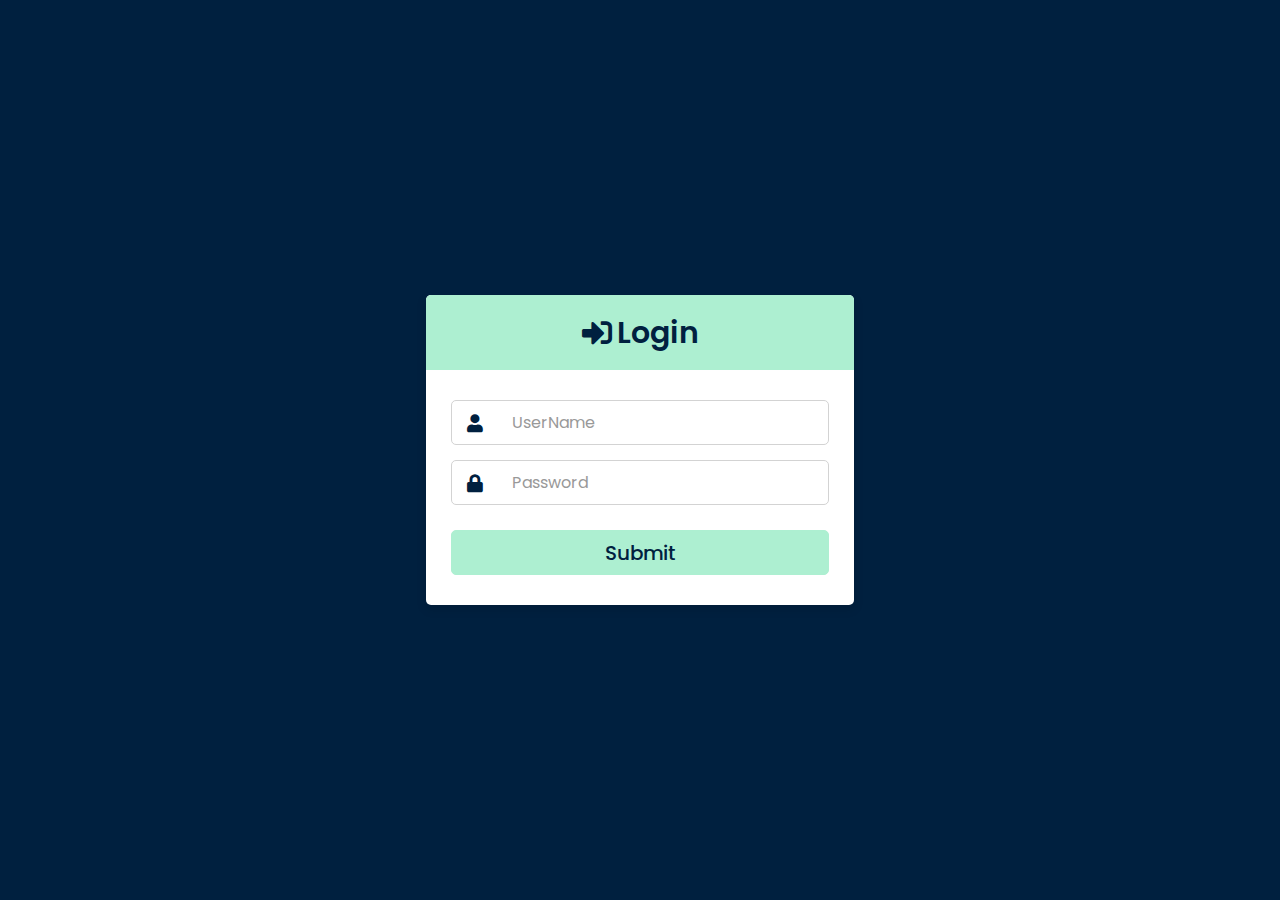
<file: index.html>
<!DOCTYPE html>
<html lang="en">
<head>
    <meta charset="UTF-8">
    <meta http-equiv="X-UA-Compatible" content="IE=edge">
    <meta name="viewport" content="width=device-width, initial-scale=1.0">
    <title>Login</title>
    <link rel="stylesheet" href="style.css">
    <link rel="stylesheet" href="https://cdnjs.cloudflare.com/ajax/libs/font-awesome/5.15.2/css/all.min.css"/>
</head>
<body>
    <div class="container">
        <div class="wrapper">
          <div class="title"><i class="fas fa-sign-in-alt"></i><span>Login</span></div>
          <form action="dashboard.html">
            <div class="row">
              <i class="fas fa-user"></i>
              <input type="text" placeholder="UserName" id="username" required>
            </div>
            <div class="row">
              <i class="fas fa-lock"></i>
              <input type="password" placeholder="Password" id="password" required>
            </div>
            <div class="row button">
              <button type="submit">Submit</button>
            </div>
          </form>
        </div>
      </div>
</body>
</html>
</file>
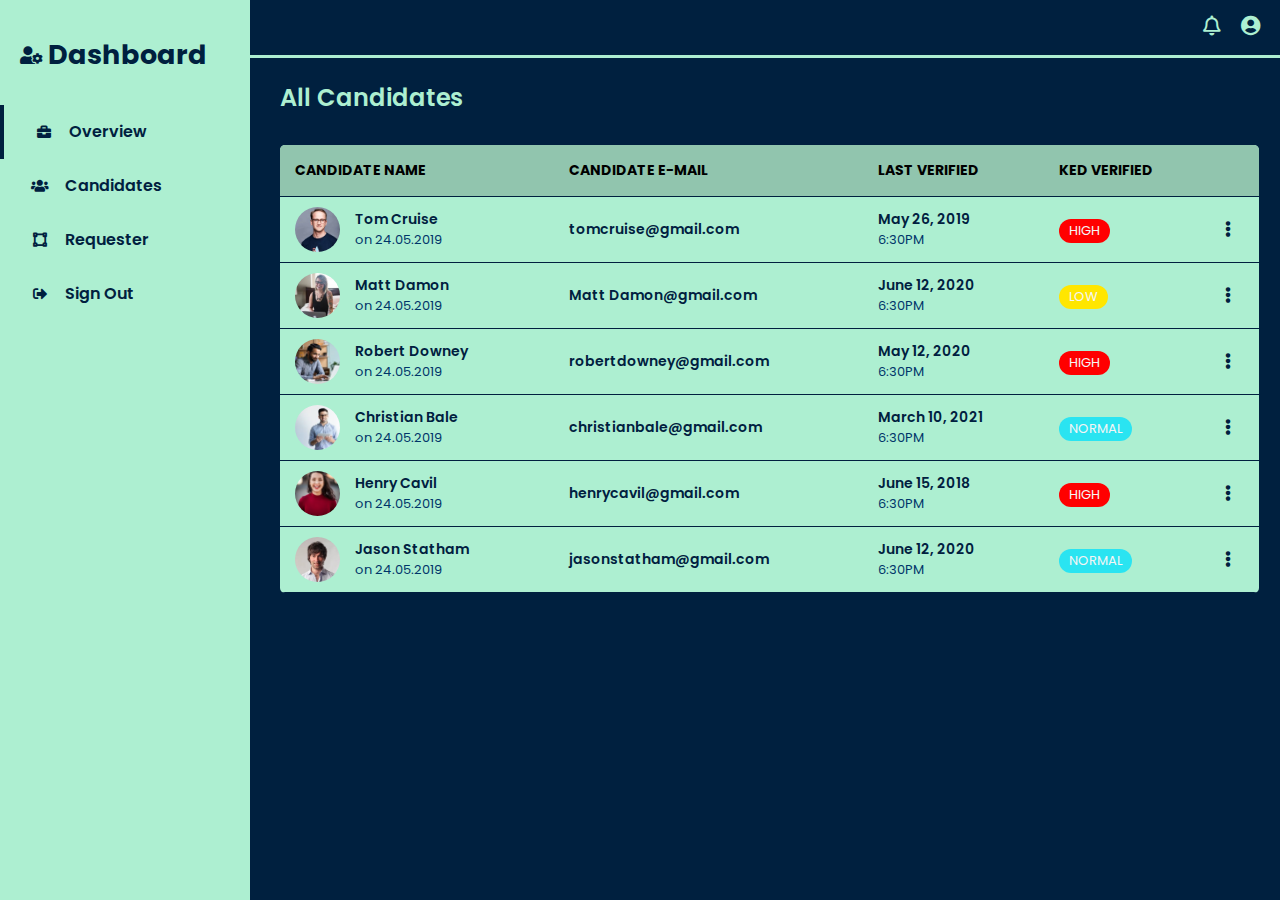
<file: candidates.html>
<!DOCTYPE html>
<html lang="en">
<head>
    <meta charset="UTF-8">
    <meta http-equiv="X-UA-Compatible" content="IE=edge">
    <meta name="viewport" content="width=device-width, initial-scale=1.0">
    <title>Candidate</title>
    <link rel="stylesheet" href="style.css">
    <link rel="stylesheet" href="https://cdnjs.cloudflare.com/ajax/libs/font-awesome/5.15.2/css/all.min.css"/>
    <script src="https://code.jquery.com/jquery-3.6.0.min.js"></script>
</head>
<body>
    <div class="dash-container">
 <section id="menu">
     <div class="logo">
        <i class="fas fa-user-cog"></i>
         <h2>Dashboard</h2>
     </div>
     <div class="items">
         <li><i class="fas fa-briefcase"></i><a href="dashboard.html">Overview</a></li>
         <li><i class="fas fa-users"></i><a href="candidates.html">Candidates</a></li>
         <li><i class="fas fa-vector-square"></i><a href="#">Requester</a></li>
         <li><i class="fas fa-sign-out-alt"></i><a href="index.html">Sign Out</a></li>
     </div>
 </section>
 <section id="interface">
     <div class="navigation">
        <div class="n1">
            <div>
                <i id="menu-btn" class="fas fa-bars"></i>
            </div>
        </div>
         <div class="profile">
            <a href="#"><i class="far fa-bell"></i></a>
            <a href="#"><i class="fas fa-user-circle"></i></a>
         </div>
     </div>
     <h3 class="dash-name">All Candidates</h3>
     <div class="board">
         <table width="100%">
             <thead>
                 <tr>
                     <td>Candidate Name</td>
                     <td>Candidate E-mail</td>
                     <td>Last Verified</td>
                     <td>KED Verified</td>
                     <td></td>
                 </tr>
             </thead>
             <tbody>
                 <tr>
                     <td class="people">
                         <img src="./img/01.jpg" alt="user-image">
                         <div class="people-de">
                             <h5>Tom Cruise</h5>
                             <p>on 24.05.2019</p>
                         </div>
                     </td>
                     <td class="people-des">
                         <h5>tomcruise@gmail.com</h5>
                     </td>
                     <td class="role">
                         <h5>May 26, 2019</h5>
                         <p>6:30PM</p>
                     </td>
                     <td class="active"><p class="high">HIGH</p></td>
                     <td class="edit"><a href="#"><i class="fas fa-ellipsis-v"></i></a></td>
                 </tr> 
                 <tr>
                    <td class="people">
                        <img src="./img/02.jpg" alt="user-image">
                        <div class="people-de">
                            <h5>Matt Damon</h5>
                            <p>on 24.05.2019</p>
                        </div>
                    </td>
                    <td class="people-des">
                        <h5>Matt Damon@gmail.com</h5>
                    </td>
                    <td class="role">
                        <h5>June 12, 2020</h5>
                        <p>6:30PM</p>
                    </td>
                    <td class="active"><p class="low">LOW</p></td>
                    <td class="edit"><a href="#"><i class="fas fa-ellipsis-v"></i></a></td>
                </tr>
                <tr>
                    <td class="people">
                        <img src="./img/03.jpg" alt="user-image">
                        <div class="people-de">
                            <h5>Robert Downey</h5>
                            <p>on 24.05.2019</p>
                        </div>
                    </td>
                    <td class="people-des">
                        <h5>robertdowney@gmail.com</h5>
                    </td>
                    <td class="role">
                        <h5>May 12, 2020</h5>
                        <p>6:30PM</p>
                    </td>
                    <td class="active"><p class="high">HIGH</p></td>
                    <td class="edit"><a href="#"><i class="fas fa-ellipsis-v"></i></a></td>
                </tr>
                <tr>
                    <td class="people">
                        <img src="./img/04.jpg" alt="user-image">
                        <div class="people-de">
                            <h5>Christian Bale</h5>
                            <p>on 24.05.2019</p>
                        </div>
                    </td>
                    <td class="people-des">
                        <h5>christianbale@gmail.com</h5>
                    </td>
                    <td class="role">
                        <h5>March 10, 2021</h5>
                        <p>6:30PM</p>
                    </td>
                    <td class="active"><p class="normal">NORMAL</p></td>
                    <td class="edit"><a href="#"><i class="fas fa-ellipsis-v"></i></a></td>
                </tr>
                <tr>
                    <td class="people">
                        <img src="./img/05.jpg" alt="user-image">
                        <div class="people-de">
                            <h5>Henry Cavil</h5>
                            <p>on 24.05.2019</p>
                        </div>
                    </td>
                    <td class="people-des">
                        <h5>henrycavil@gmail.com</h5>
                    </td>
                    <td class="role">
                        <h5>June 15, 2018</h5>
                        <p>6:30PM</p>
                    </td>
                    <td class="active"><p class="high">HIGH</p></td>
                    <td class="edit"><a href="#"><i class="fas fa-ellipsis-v"></i></a></td>
                </tr>
                <tr>
                    <td class="people">
                        <img src="./img/06.jpg" alt="user-image">
                        <div class="people-de">
                            <h5>Jason Statham</h5>
                            <p>on 24.05.2019</p>
                        </div>
                    </td>
                    <td class="people-des">
                        <h5>jasonstatham@gmail.com</h5>
                    </td>
                    <td class="role">
                        <h5>June 12, 2020</h5>
                        <p>6:30PM</p>
                    </td>
                    <td class="active"><p class="normal">NORMAL</p></td>
                    <td class="edit"><a href="#"><i class="fas fa-ellipsis-v"></i></a></td>
                </tr>
             </tbody>
         </table>
     </div>
 </section>
 
</div>
<script>
    $('#menu-btn').click(function(){
        $('#menu').toggleClass("active");

    })
</script>
</body>
</html>
</file>
<file: style.css>
@import url("https://fonts.googleapis.com/css2?family=Poppins:wght@200;300;400;500;600;700&display=swap");
* {
  margin: 0;
  padding: 0;
  box-sizing: border-box;
  font-family: "Poppins", sans-serif;
}
body {
  background: #00203fff;
  transition: 0.3 ease;
}
.container {
  display: flex;
  min-height: 100vh;
  align-items: center;
  justify-content: center;
  padding: 0 20px;
}
.wrapper {
  max-width: 440px;
  background: #fff;
  border-radius: 5px;
  box-shadow: 0px 4px 10px 1px rgba(0, 0, 0, 0.1);
}
.wrapper .title {
  height: 75px;
  background: #adefd1ff;
  border-radius: 5px 5px 0 0;
  color: #00203fff;
  font-size: 30px;
  font-weight: 600;
  display: flex;
  align-items: center;
  justify-content: center;
}
.wrapper .title i {
  margin-right: 5px;
  font-size: 30px;
}
.wrapper form {
  padding: 30px 25px 25px 25px;
}
.wrapper form .row {
  height: 45px;
  margin-bottom: 15px;
  position: relative;
}
.wrapper form .row input {
  height: 100%;
  width: 100%;
  outline: none;
  padding-left: 60px;
  border-radius: 5px;
  border: 1px solid lightgrey;
  font-size: 16px;
  transition: all 0.3s ease;
}
form .row input:focus {
  border-color: #adefd1ff;
}
form .row input::placeholder {
  color: #999;
}
.wrapper form .row i {
  position: absolute;
  width: 47px;
  height: 100%;
  color: #00203fff;
  font-size: 18px;
  display: flex;
  align-items: center;
  justify-content: center;
}
.wrapper form .button button {
  color: #00203fff;
  font-size: 20px;
  font-weight: 500;
  padding-left: 0px;
  background: #adefd1ff;
  border: 1px solid #adefd1ff;
  cursor: pointer;
  text-align: center;
  margin-top: 10px;
  height: 100%;
  width: 100%;
  outline: none;
  border-radius: 5px;
}
form .button button:hover {
  background: #00203fff;
  border: 1px solid #00203fff;
  color: #adefd1ff;
}
.dash-container {
  display: flex;
}
#menu {
  background: #adefd1ff;
  width: 250px;
  height: 100vh;
  position: fixed;
  top: 0;
  left: 0;
}
#menu .logo {
  display: flex;
  align-items: center;
  color: #00203fff;
  padding: 35px 0 0 20px;
  font-size: large;
}
#menu .logo i {
  margin-right: 5px;
}
#menu .items {
  margin-top: 30px;
}
#menu .items li {
  list-style: none;
  padding: 12px 0;
  transition: 0.3 ease;
}
#menu .items li:hover {
  background: #00203fff;
  cursor: pointer;
  color: #adefd1ff;
}
#menu .items li:nth-child(1) {
  border-left: 4px solid #00203fff;
}
#menu .items li i {
  color: #00203fff;
  width: 30px;
  height: 30px;
  line-height: 30px;
  text-align: center;
  font-size: 14px;
  margin: 0 10px 0 25px;
}
#menu .items li:hover i,
#menu .items li:hover a {
  color: #adefd1ff;
}
#menu .items li a {
  text-decoration: none;
  color: #00203fff;
  font-weight: 600;
  transition: 0.3 ease;
}
#interface {
  width: calc(100% - 250px);
  margin-left: 250px;
  position: relative;
}
#interface .navigation {
  display: flex;
  align-items: center;
  justify-content: space-between;
  padding: 15px 10px;
  border-bottom: 3px solid #adefd1ff;
  position: fixed;
  width: calc(100% - 250px);
  background: #00203fff;
}
#interface .navigation .profile {
  display: flex;
  justify-content: flex-start;
  align-items: center;
}
.n1 {
  display: flex;
  justify-content: flex-start;
  align-items: center;
  color: #adefd1ff;
}
#menu-btn {
  color: #adefd1ff;
  font-size: 20px;
  cursor: pointer;
  margin-right: 20px;
  display: none;
}
#interface .navigation .profile i {
  color: #adefd1ff;
  font-size: 20px;
  padding: 0 10px;
}
.dash-name {
  color: #adefd1ff;
  padding: 30px 30px 0 30px;
  font-size: 24px;
  font-weight: 600;
  margin-top: 50px;
}
.values {
  padding: 30px 30px 0 30px;
  display: flex;
  justify-content: space-between;
  align-items: center;
  flex-wrap: wrap;
}
.values .val-box {
  background: #adefd1ff;
  padding: 10px 20px;
  border-radius: 5px;
  display: flex;
  justify-content: flex-start;
  align-items: center;
  min-height: 90px;
  font-size: 15px;
  margin: 5px;
}
.values .val-box i {
  font-size: 35px;
  line-height: 35px;
  border-radius: 50%;
  text-align: center;
  color: #00203fff;
  margin-right: 15px;
}
.graphbox {
  display: flex;
  padding: 30px 30px 0 30px;
  align-items: center;
  justify-content: space-between;
  /* flex-wrap: wrap; */
}
.graphbox .box:nth-child(1) {
  background: #adefd1ff;
  margin: 5px;
  max-width: 150px;
  min-height: 320px;
  border-radius: 5px;
  padding: 70px 5px;
}
.graphbox .box:nth-child(2) {
  background: #adefd1ff;
  margin: 5px;
  max-width: 320px;
  border-radius: 5px;
  padding: 5px;
  min-height: 320px;
}
.graphbox .box:nth-child(3) {
  padding: 0 20px;
  background: #adefd1ff;
  margin: 5px;
  border-radius: 5px;
  padding: 5px;
  width: 550px;
  min-height: 320px;
}
.board {
  width: 95%;
  margin: 30px 0 30px 30px;
  overflow: hidden;
  background: #adefd1ff;
  border-radius: 5px;
}
.board img {
  width: 45px;
  height: 45px;
  object-fit: cover;
  border-radius: 50%;
  margin-right: 15px;
}
.board h5 {
  color: #00203fff;
  font-weight: 600;
  font-size: 14px;
}
.board p {
  font-weight: 400;
  font-size: 13px;
  color: rgb(0, 53, 105);
}
.board .people {
  display: flex;
  justify-content: flex-start;
  align-items: center;
  text-align: start;
}
table {
  border-collapse: collapse;
}
tr {
  border-bottom: 1px solid #00203fff;
}
thead td {
  font-size: 14px;
  text-transform: uppercase;
  font-weight: 700;
  background: rgb(145, 197, 174);
  text-align: start;
  padding: 15px;
}
tbody tr td {
  padding: 10px 15px;
}
.active .high {
  background: red;
  padding: 2px 10px;
  display: inline-block;
  border-radius: 40px;
  color: #f5f5f5;
}
.active .low {
  background: rgb(255, 230, 0);
  padding: 2px 10px;
  display: inline-block;
  border-radius: 40px;
  color: #f5f5f5;
}
.active .normal {
  background: rgb(42, 228, 241);
  padding: 2px 10px;
  display: inline-block;
  border-radius: 40px;
  color: #f5f5f5;
}
.edit a i {
  color: #00203fff;
  cursor: pointer;
}
@media (max-width: 765px) {
  #menu {
    width: 250px;
    position: fixed;
    left: -270px;
    transition: 0.3s ease;
  }
  #menu.active {
    left: 0px;
  }
  #menu-btn {
    display: initial;
  }
  #interface {
    width: 100%;
    margin-left: 0px;
    display: inline-block;
  }
  #menu.active ~ #interface {
    width: calc(100% - 250px);
    margin-left: 250px;
  }
  #interface .navigation {
    width: 100%;
  }
  .values {
    padding: 30px 30px 0 30px;
    justify-content: flex-start;
  }
  .values .val-box {
    padding: 10px 20px;
    margin: 10px 20px 10px 0;
  }
  .board {
    width: 92%;
    padding: 0;
    overflow-x: auto;
  }
  table {
    width: 100%;
    border-collapse: collapse;
  }
  .graphbox {
    flex-wrap: wrap;
  }
}
@media (max-width: 477px) {
  #interface .navigation {
    padding: 15px;
  }
  #interface .navigation .search input {
    width: 150px;
  }
  .dash-name {
    padding: 30px 15px 0 15px;
  }
  .values {
    padding: 15px 15px 0 15px;
  }
  .values .val-box {
    width: 100%;
    margin: 8px 0;
  }
  .board {
    margin: 30px 15px 30px 15px;
  }
}
</file>
